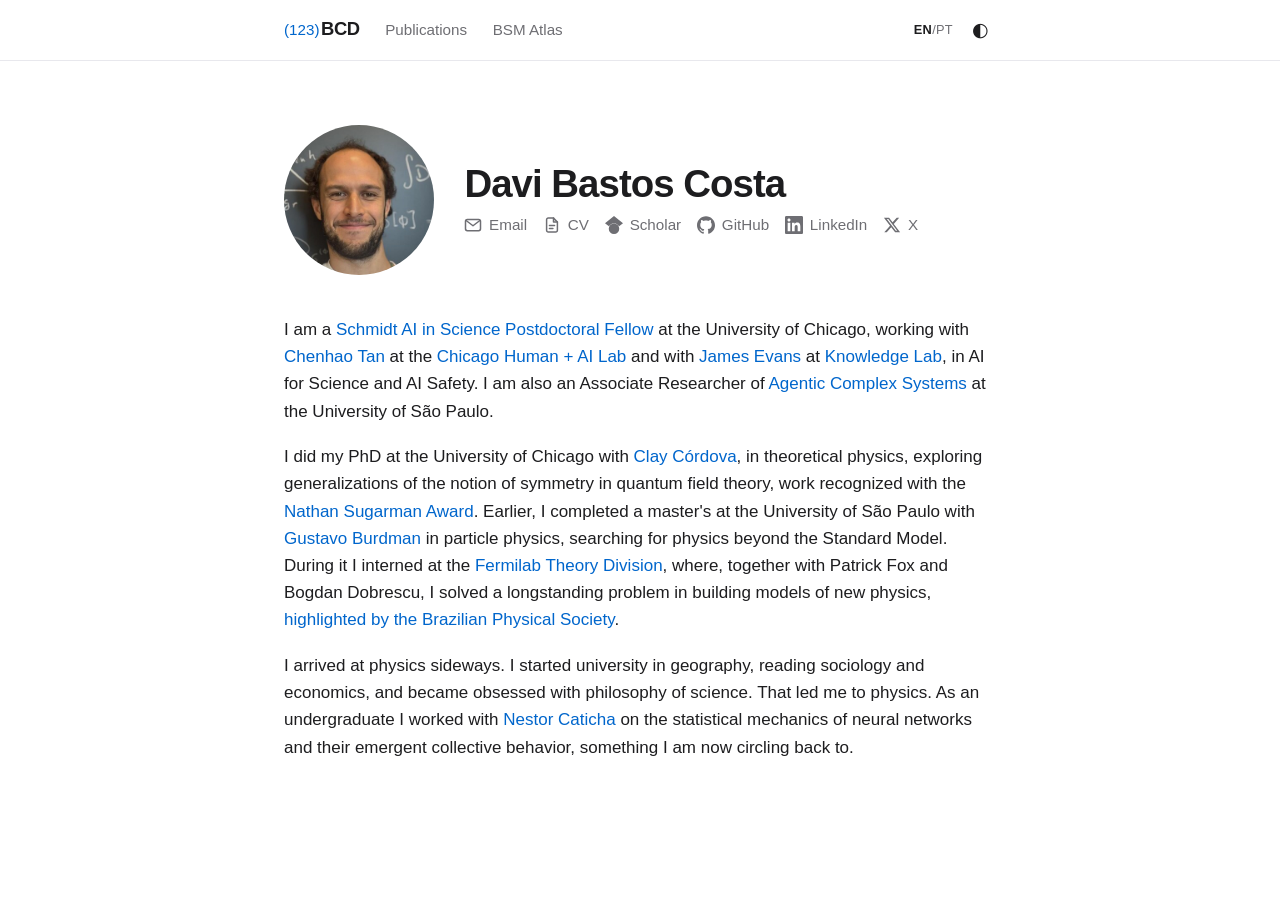
<file: index.html>
<!DOCTYPE html>
<html lang="en" data-title-pt="Davi Bastos Costa">
<head>
  <meta charset="UTF-8" />
  <meta name="viewport" content="width=device-width, initial-scale=1.0" />
  <title>Davi Bastos Costa</title>
  <meta name="description" content="Davi Bastos Costa. Schmidt AI in Science Postdoctoral Fellow at the University of Chicago, working on AI for Science and AI Safety and Alignment." />
  <link rel="stylesheet" href="css/style.css" />
  <script src="/js/theme.js"></script>
  <script src="/js/lang.js"></script>
</head>
<body>
  <nav>
    <div class="nav-inner">
      <span class="logo"><a class="logo-cycle" href="https://en.wikipedia.org/wiki/Permutation#Cycle_notation" target="_blank" rel="noopener" title="(123) acting on BCD gives DBC">(123)</a><a class="logo-letters" href="/" aria-current="page" title="Home">BCD</a></span>
      <a href="/publications/"><span data-lang="en">Publications</span><span data-lang="pt">Publicações</span></a>
      <a href="/bsm-atlas/">BSM Atlas</a>
      <span class="nav-tools"><button id="lang-toggle" class="lang-toggle" type="button" aria-label="Ler em português" title="Ler em português"><span class="en">EN</span>/<span class="pt">PT</span></button><button id="theme-toggle" class="theme-toggle" type="button" aria-label="Switch theme" title="Switch theme"><span aria-hidden="true">◐</span></button></span>
    </div>
  </nav>

  <main>
    <header class="intro">
      <img src="images/davi.jpg" alt="Davi Bastos Costa" class="portrait" width="150" height="150">
      <div class="intro-text">
    <h1>Davi Bastos Costa</h1>
    <p class="tagline iconlinks">
      <a href="mailto:davicosta@uchicago.edu" title="Email"><svg viewBox="0 0 24 24" width="18" height="18" aria-hidden="true" focusable="false"><rect x="2" y="4.5" width="20" height="15" rx="2.5" fill="none" stroke="currentColor" stroke-width="2"/><path d="M2.8 6 12 13 21.2 6" fill="none" stroke="currentColor" stroke-width="2" stroke-linecap="round" stroke-linejoin="round"/></svg><span>Email</span></a>
      <a href="/cv.pdf" target="_blank" rel="noopener" title="CV"><svg viewBox="0 0 24 24" width="18" height="18" aria-hidden="true" focusable="false"><path d="M14 2.8H7A2.2 2.2 0 0 0 4.8 5v14A2.2 2.2 0 0 0 7 21.2h10A2.2 2.2 0 0 0 19.2 19V8z" fill="none" stroke="currentColor" stroke-width="2" stroke-linejoin="round"/><path d="M14 2.8V8h5.2M8.6 12.8h6.8M8.6 16.6h4.6" fill="none" stroke="currentColor" stroke-width="2" stroke-linecap="round" stroke-linejoin="round"/></svg><span>CV</span></a>
      <a href="https://scholar.google.com/citations?user=86ysK6YAAAAJ&amp;hl=en" target="_blank" rel="noopener" title="Google Scholar"><svg viewBox="0 0 24 24" width="18" height="18" aria-hidden="true" focusable="false"><path fill="currentColor" d="M5.242 13.769L0 9.5 12 0l12 9.5-5.242 4.269C17.548 11.249 14.978 9.5 12 9.5c-2.977 0-5.548 1.748-6.758 4.269zM12 10a7 7 0 1 0 0 14 7 7 0 0 0 0-14z"/></svg><span>Scholar</span></a>
      <a href="https://github.com/bastoscostadavi" target="_blank" rel="noopener" title="GitHub"><svg viewBox="0 0 24 24" width="18" height="18" aria-hidden="true" focusable="false"><path fill="currentColor" d="M12 .297c-6.63 0-12 5.373-12 12 0 5.303 3.438 9.8 8.205 11.385.6.113.82-.258.82-.577 0-.285-.01-1.04-.015-2.04-3.338.724-4.042-1.61-4.042-1.61C4.422 18.07 3.633 17.7 3.633 17.7c-1.087-.744.084-.729.084-.729 1.205.084 1.838 1.236 1.838 1.236 1.07 1.835 2.809 1.305 3.495.998.108-.776.417-1.305.76-1.605-2.665-.3-5.466-1.332-5.466-5.93 0-1.31.465-2.38 1.235-3.22-.135-.303-.54-1.523.105-3.176 0 0 1.005-.322 3.3 1.23.96-.267 1.98-.399 3-.405 1.02.006 2.04.138 3 .405 2.28-1.552 3.285-1.23 3.285-1.23.645 1.653.24 2.873.12 3.176.765.84 1.23 1.91 1.23 3.22 0 4.61-2.805 5.625-5.475 5.92.42.36.81 1.096.81 2.22 0 1.606-.015 2.896-.015 3.286 0 .315.21.69.825.57C20.565 22.092 24 17.592 24 12.297c0-6.627-5.373-12-12-12"/></svg><span>GitHub</span></a>
      <a href="https://www.linkedin.com/in/davi-bastos-costa-7338ab314/" target="_blank" rel="noopener" title="LinkedIn"><svg viewBox="0 0 24 24" width="18" height="18" aria-hidden="true" focusable="false"><path fill="currentColor" d="M20.447 20.452h-3.554v-5.569c0-1.328-.027-3.037-1.852-3.037-1.853 0-2.136 1.445-2.136 2.939v5.667H9.351V9h3.414v1.561h.046c.477-.9 1.637-1.85 3.37-1.85 3.601 0 4.267 2.37 4.267 5.455v6.286zM5.337 7.433c-1.144 0-2.063-.926-2.063-2.065 0-1.138.92-2.063 2.063-2.063 1.14 0 2.064.925 2.064 2.063 0 1.139-.925 2.065-2.064 2.065zm1.782 13.019H3.555V9h3.564v11.452zM22.225 0H1.771C.792 0 0 .774 0 1.729v20.542C0 23.227.792 24 1.771 24h20.451C23.2 24 24 23.227 24 22.271V1.729C24 .774 23.2 0 22.222 0h.003z"/></svg><span>LinkedIn</span></a>
      <a href="https://x.com/BastosCostaDavi" target="_blank" rel="noopener" title="X"><svg viewBox="0 0 24 24" width="18" height="18" aria-hidden="true" focusable="false"><path fill="currentColor" d="M18.244 2.25h3.308l-7.227 8.26 8.502 11.24H16.17l-5.214-6.817L4.99 21.75H1.68l7.73-8.835L1.254 2.25H8.08l4.713 6.231zm-1.161 17.52h1.833L7.084 4.126H5.117z"/></svg><span>X</span></a>
    </p>
      </div>
    </header>

    <p data-lang="en">I am a <a href="https://aiscience.uchicago.edu/" target="_blank" rel="noopener">Schmidt AI in Science Postdoctoral Fellow</a> at the University of Chicago, working with <a href="https://chenhaot.com/" target="_blank" rel="noopener">Chenhao Tan</a> at the <a href="https://chicagohai.github.io/" target="_blank" rel="noopener">Chicago Human + AI Lab</a> and with <a href="https://sociology.uchicago.edu/directory/james-evans" target="_blank" rel="noopener">James Evans</a> at <a href="https://knowledgelab.org/" target="_blank" rel="noopener">Knowledge Lab</a>, in AI for Science and AI Safety. I am also an Associate Researcher of <a href="https://acs.ime.usp.br/" target="_blank" rel="noopener">Agentic Complex Systems</a> at the University of São Paulo.</p>
    <p data-lang="pt">Sou pós-doutorando <a href="https://aiscience.uchicago.edu/" target="_blank" rel="noopener">Schmidt AI in Science</a> na Universidade de Chicago, trabalhando com <a href="https://chenhaot.com/" target="_blank" rel="noopener">Chenhao Tan</a> no <a href="https://chicagohai.github.io/" target="_blank" rel="noopener">Chicago Human + AI Lab</a> e com <a href="https://sociology.uchicago.edu/directory/james-evans" target="_blank" rel="noopener">James Evans</a> no <a href="https://knowledgelab.org/" target="_blank" rel="noopener">Knowledge Lab</a>, em IA para a Ciência e Segurança de IA. Também sou pesquisador associado do <a href="https://acs.ime.usp.br/" target="_blank" rel="noopener">Agentic Complex Systems</a> da Universidade de São Paulo.</p>

    <p data-lang="en">I did my PhD at the University of Chicago with <a href="https://scholar.google.com/citations?user=4EsXOXUAAAAJ&amp;hl=en" target="_blank" rel="noopener">Clay Córdova</a>, in theoretical physics, exploring generalizations of the notion of symmetry in quantum field theory, work recognized with the <a href="https://efi.uchicago.edu/the-efi/awards/previous-nathan-sugarman-awards/" target="_blank" rel="noopener">Nathan Sugarman Award</a>. Earlier, I completed a master's at the University of São Paulo with <a href="http://fma.if.usp.br/~burdman/" target="_blank" rel="noopener">Gustavo Burdman</a> in particle physics, searching for physics beyond the Standard Model. During it I interned at the <a href="https://theory.fnal.gov/" target="_blank" rel="noopener">Fermilab Theory Division</a>, where, together with Patrick Fox and Bogdan Dobrescu, I solved a longstanding problem in building models of new physics, <a href="https://www.sbfisica.org.br/v1/sbf/nova-solucao-matematica-ajuda-a-desenvolver-teorias-de-particulas/" target="_blank" rel="noopener">highlighted by the Brazilian Physical Society</a>.</p>
    <p data-lang="pt">Fiz o doutorado na Universidade de Chicago com <a href="https://scholar.google.com/citations?user=4EsXOXUAAAAJ&amp;hl=en" target="_blank" rel="noopener">Clay Córdova</a>, em física teórica, explorando generalizações da noção de simetria em teoria quântica de campos, trabalho reconhecido com o <a href="https://efi.uchicago.edu/the-efi/awards/previous-nathan-sugarman-awards/" target="_blank" rel="noopener">Nathan Sugarman Award</a>. Antes, fiz o mestrado na Universidade de São Paulo com <a href="http://fma.if.usp.br/~burdman/" target="_blank" rel="noopener">Gustavo Burdman</a> em física de partículas, buscando física além do Modelo Padrão. Durante o mestrado, estagiei na <a href="https://theory.fnal.gov/" target="_blank" rel="noopener">Divisão de Teoria do Fermilab</a>, onde, junto com Patrick Fox e Bogdan Dobrescu, resolvi um problema antigo na construção de modelos de nova física, <a href="https://www.sbfisica.org.br/v1/sbf/nova-solucao-matematica-ajuda-a-desenvolver-teorias-de-particulas/" target="_blank" rel="noopener">destacado pela Sociedade Brasileira de Física</a>.</p>

    <p data-lang="en">I arrived at physics sideways. I started university in geography, reading sociology and economics, and became obsessed with philosophy of science. That led me to physics. As an undergraduate I worked with <a href="https://scholar.google.com/citations?user=TWG0OHAAAAAJ&amp;hl=en" target="_blank" rel="noopener">Nestor Caticha</a> on the statistical mechanics of neural networks and their emergent collective behavior, something I am now circling back to.</p>
    <p data-lang="pt">Cheguei à física por vias indiretas. Entrei na universidade cursando geografia, lendo sociologia e economia, e fiquei obcecado por filosofia da ciência. Isso me levou à física. Na graduação, trabalhei com <a href="https://scholar.google.com/citations?user=TWG0OHAAAAAJ&amp;hl=en" target="_blank" rel="noopener">Nestor Caticha</a> na mecânica estatística de redes neurais e de seu comportamento coletivo emergente, algo a que agora estou retornando.</p>
  </main>
</body>
</html>
</file>
<file: css/style.css>
/* light: BSM Atlas palette; dark: warm slate. Toggled by js/theme.js */
:root {
  color-scheme: light;
  --bg: #fff;
  --fg: #1d1d1f;
  --muted: #6e6e73;
  --rule: #e8e8ed;
  --soft: #f5f5f7;
  --link: #0066cc;
  --link-hover: #004c99;
  --logo-letters: var(--fg);
  --maxw: 760px;
}

:root[data-theme="dark"] {
  color-scheme: dark;
  --bg: #1f1e1d;
  --fg: #f0eee6;
  --muted: #b0aea5;
  --rule: #3d3d3a;
  --soft: #30302e;
  --link: #e0997b;
  --link-hover: #f0b9a0;
  --logo-letters: #fff;
}

* { box-sizing: border-box; }

html { -webkit-text-size-adjust: 100%; }

body {
  margin: 0;
  background: var(--bg);
  color: var(--fg);
  font-family: -apple-system, BlinkMacSystemFont, "SF Pro Text", "Helvetica Neue", Helvetica, Arial, sans-serif;
  font-size: 17px;
  line-height: 1.6;
  -webkit-font-smoothing: antialiased;
}

/* ---------- navigation ---------- */

nav {
  border-bottom: 1px solid var(--rule);
  background: var(--bg);
}

.nav-inner {
  max-width: var(--maxw);
  margin: 0 auto;
  padding: 1.1rem 24px;
  display: flex;
  align-items: baseline;
  gap: 1.6rem;
}

nav a {
  white-space: nowrap;
  color: var(--muted);
  text-decoration: none;
  font-size: 0.95rem;
  transition: color 0.15s ease;
}

nav a:hover { color: var(--fg); }

nav a[aria-current="page"] { color: var(--fg); font-weight: 600; }

.nav-tools {
  margin: -0.4rem 0 -0.4rem auto;
  align-self: center;
  display: flex;
  align-items: center;
  gap: 0.2rem;
}

.lang-toggle {
  height: 32px;
  padding: 0 0.5rem;
  border: 0;
  border-radius: 16px;
  background: none;
  color: var(--muted);
  font: inherit;
  font-size: 0.8rem;
  letter-spacing: 0.02em;
  cursor: pointer;
}

.lang-toggle:hover { background: var(--soft); }

:root[lang="en"] .lang-toggle .en,
:root[lang="pt-BR"] .lang-toggle .pt { color: var(--fg); font-weight: 600; }

/* EN/PT text pairs, switched by js/lang.js */
:root[lang="pt-BR"] [data-lang="en"],
:root[lang="en"] [data-lang="pt"] { display: none; }

.theme-toggle {
  width: 32px;
  height: 32px;
  display: grid;
  place-items: center;
  border: 0;
  border-radius: 50%;
  background: none;
  color: var(--fg);
  font-size: 19px;
  line-height: 1;
  cursor: pointer;
}

.theme-toggle:hover { background: var(--soft); }

nav .logo {
  display: inline-flex;
  align-items: baseline;
  gap: 0.1rem;
  white-space: nowrap;
}

nav a.logo-cycle {
  color: var(--link);
  font-size: 0.95rem;
}

nav a.logo-cycle:hover { color: var(--link-hover); }

nav a.logo-letters {
  color: var(--logo-letters);
  font-size: 1.15rem;
  font-weight: 600;
  letter-spacing: -0.025em;
  line-height: 1;
}

nav a.logo-letters:hover { text-decoration: none; }

/* ---------- layout ---------- */

main {
  max-width: var(--maxw);
  margin: 0 auto;
  padding: 4rem 24px 6rem;
}

h1 {
  font-size: 2.4rem;
  line-height: 1.15;
  letter-spacing: -0.025em;
  font-weight: 600;
  margin: 0 0 0.4rem;
}

.tagline {
  color: var(--muted);
  font-size: 1.1rem;
  margin: 0 0 2.6rem;
}

h2 {
  font-size: 0.8rem;
  font-weight: 600;
  letter-spacing: 0.06em;
  margin: 3rem 0 0.9rem;
  color: var(--muted);
  text-transform: uppercase;
}

p { margin: 0 0 1.15rem; }

a {
  color: var(--link);
  text-decoration: none;
}

a:hover { color: var(--link-hover); text-decoration: underline; }

/* ---------- about ---------- */

.intro {
  display: flex;
  align-items: center;
  gap: 1.9rem;
  margin-bottom: 2.6rem;
}

.intro-text { min-width: 0; }

.intro h1 { margin-bottom: 0.45rem; }

.intro .iconlinks { margin: 0; }

.portrait {
  flex: 0 0 auto;
  width: 150px;
  height: 150px;
  border-radius: 50%;
  object-fit: cover;
}

.iconlinks {
  display: flex;
  flex-wrap: wrap;
  align-items: center;
  gap: 0.4rem 1rem;
  margin: 0.2rem 0 2.6rem;
}

.iconlinks a {
  display: inline-flex;
  align-items: center;
  gap: 0.42rem;
  color: var(--muted);
  font-size: 0.95rem;
  transition: color 0.15s ease;
}

.iconlinks a:hover {
  color: var(--fg);
  text-decoration: none;
}

.iconlinks svg { display: block; flex: 0 0 auto; }

.facts {
  list-style: none;
  padding: 0;
  margin: 0;
}

.facts li {
  padding: 0.55rem 0;
  border-bottom: 1px solid var(--rule);
  display: flex;
  gap: 1rem;
  align-items: baseline;
}

.facts li:last-child { border-bottom: none; }

.facts .when {
  color: var(--muted);
  font-size: 0.85rem;
  flex: 0 0 6.5rem;
  font-variant-numeric: tabular-nums;
}

/* ---------- publications ---------- */

.paper {
  display: grid;
  grid-template-columns: 220px 1fr;
  gap: 1.8rem;
  padding: 2.2rem 0;
  border-top: 1px solid var(--rule);
  align-items: start;
}

.paper:first-of-type { border-top: none; padding-top: 0.5rem; }

.paper.no-img { grid-template-columns: 1fr; }

.paper-img {
  width: 100%;
  height: auto;
  border: 1px solid var(--rule);
  border-radius: 8px;
  background: #fff;
  padding: 8px;
}

.paper h3 {
  margin: 0 0 0.35rem;
  font-size: 1.08rem;
  font-weight: 600;
  line-height: 1.35;
  letter-spacing: -0.01em;
}

.authors {
  margin: 0 0 0.2rem;
  font-size: 0.93rem;
  color: var(--muted);
}

.venue {
  margin: 0;
  font-size: 0.93rem;
  color: var(--muted);
}

.tldr {
  margin: 0.8rem 0 0;
  padding-left: 0.85rem;
  border-left: 2px solid var(--rule);
  font-size: 0.95rem;
  line-height: 1.5;
  color: var(--fg);
}

.abstract {
  margin: 0.9rem 0 0;
  font-size: 0.93rem;
  color: var(--muted);
  line-height: 1.55;
}

details.abs > summary {
  cursor: pointer;
  list-style: none;
  font-size: 0.88rem;
  color: var(--link);
  margin-top: 0.7rem;
  display: inline-block;
}

details.abs > summary::-webkit-details-marker { display: none; }

details.abs > summary::after { content: " ›"; }

details.abs[open] > summary::after { content: " ‹"; }

/* ---------- responsive ---------- */

@media (max-width: 640px) {
  main { padding-top: 2.6rem; }
  .intro { gap: 1.2rem; }
  .portrait { width: 104px; height: 104px; }
  .intro h1 { font-size: 1.75rem; }
  h1 { font-size: 2rem; }
  .paper { grid-template-columns: 1fr; gap: 1rem; }
  .paper-img { max-width: 420px; }
  .nav-inner { gap: 1.1rem; padding-left: 20px; padding-right: 20px; }
  .facts li { flex-direction: column; gap: 0.15rem; }
  .facts .when { flex: none; }
}

@media (max-width: 520px) {
  .nav-inner { gap: 0.75rem; padding-left: 16px; padding-right: 16px; }
  nav a { font-size: 0.9rem; }
  .nav-tools { gap: 0; margin-right: -6px; }
  .lang-toggle { padding: 0 0.35rem; }
  .intro {
    flex-direction: column;
    align-items: flex-start;
    gap: 1rem;
  }
  .portrait { width: 96px; height: 96px; }
  .intro h1 { font-size: 1.9rem; }
}
</file>
